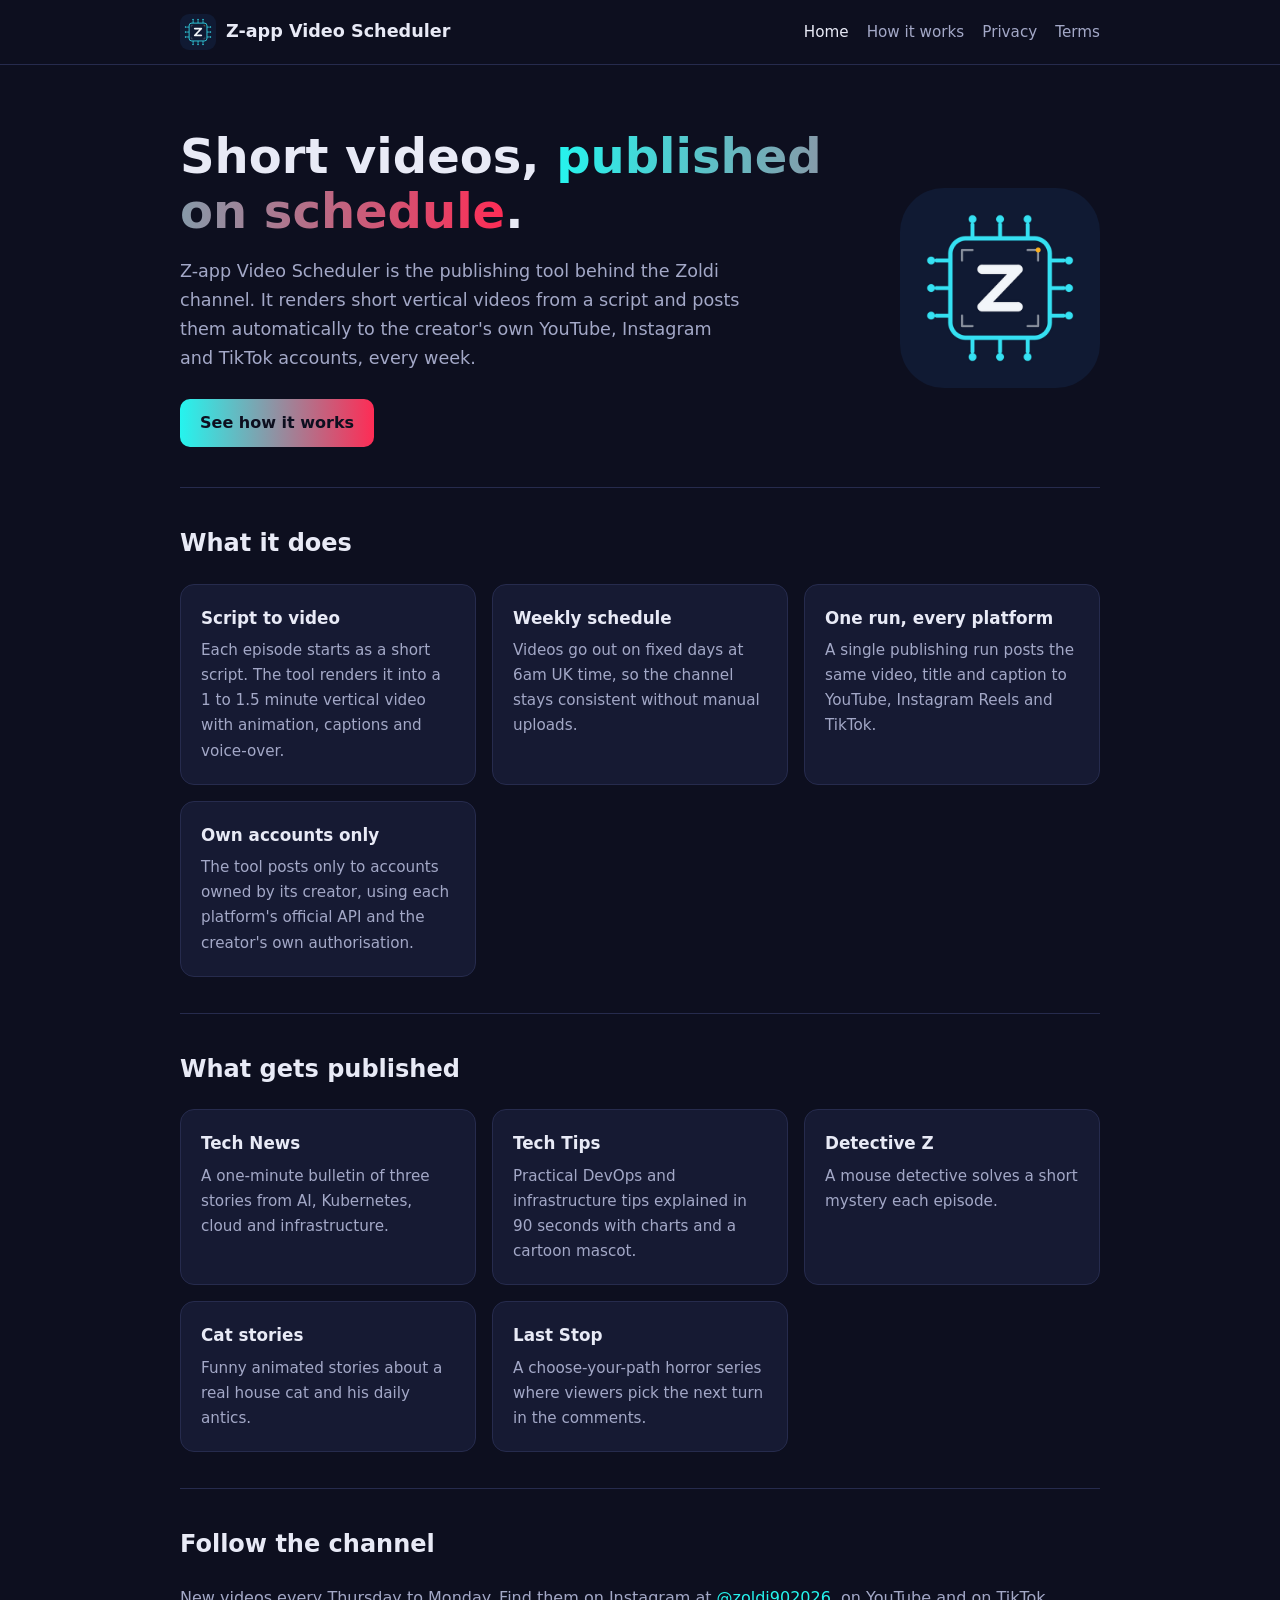
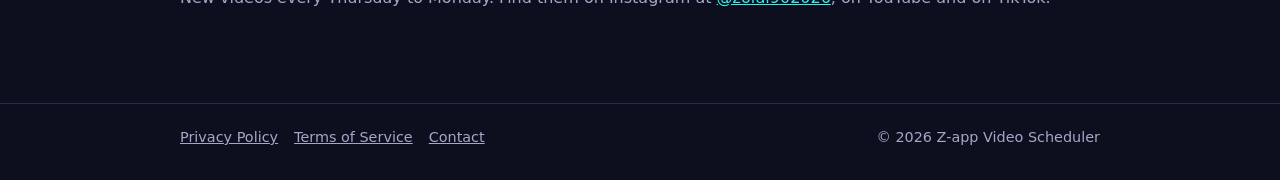
<file: index.html>
<!DOCTYPE html>
<html lang="en">
<head>
<meta charset="utf-8">
<meta name="viewport" content="width=device-width, initial-scale=1">
<title>Z-app Video Scheduler</title>
<meta name="description" content="Z-app Video Scheduler publishes short vertical videos to YouTube, Instagram and TikTok on a weekly schedule.">
<link rel="icon" href="favicon.ico" sizes="any">
<link rel="icon" type="image/png" sizes="32x32" href="assets/favicon-32.png">
<link rel="apple-touch-icon" href="assets/apple-touch-icon.png">
<meta property="og:title" content="Z-app Video Scheduler">
<meta property="og:description" content="Z-app Video Scheduler publishes short vertical videos to YouTube, Instagram and TikTok on a weekly schedule.">
<meta property="og:image" content="https://arpinator.github.io/video-scheduler/assets/app-icon-1024.png">
<link rel="stylesheet" href="style.css">
</head>
<body>
<header><div class="wrap">
  <a class="brand" href="index.html"><img src="assets/app-icon-1024.png" alt="Z-app logo">Z-app Video Scheduler</a>
  <nav><a href="index.html" class="active">Home</a><a href="how-it-works.html">How it works</a><a href="privacy.html">Privacy</a><a href="terms.html">Terms</a></nav>
</div></header>
<main class="wrap">
  <div class="hero">
    <div>
      <h1>Short videos, <span>published on schedule</span>.</h1>
      <p>Z-app Video Scheduler is the publishing tool behind the Zoldi channel. It renders short vertical videos from a script and posts them automatically to the creator's own YouTube, Instagram and TikTok accounts, every week.</p>
      <a class="btn" href="how-it-works.html">See how it works</a>
    </div>
    <img src="assets/app-icon-1024.png" alt="Z-app icon">
  </div>

  <section>
    <h2>What it does</h2>
    <div class="grid">
      <div class="card"><h3>Script to video</h3><p>Each episode starts as a short script. The tool renders it into a 1 to 1.5 minute vertical video with animation, captions and voice-over.</p></div>
      <div class="card"><h3>Weekly schedule</h3><p>Videos go out on fixed days at 6am UK time, so the channel stays consistent without manual uploads.</p></div>
      <div class="card"><h3>One run, every platform</h3><p>A single publishing run posts the same video, title and caption to YouTube, Instagram Reels and TikTok.</p></div>
      <div class="card"><h3>Own accounts only</h3><p>The tool posts only to accounts owned by its creator, using each platform's official API and the creator's own authorisation.</p></div>
    </div>
  </section>

  <section>
    <h2>What gets published</h2>
    <div class="grid">
      <div class="card"><h3>Tech News</h3><p>A one-minute bulletin of three stories from AI, Kubernetes, cloud and infrastructure.</p></div>
      <div class="card"><h3>Tech Tips</h3><p>Practical DevOps and infrastructure tips explained in 90 seconds with charts and a cartoon mascot.</p></div>
      <div class="card"><h3>Detective Z</h3><p>A mouse detective solves a short mystery each episode.</p></div>
      <div class="card"><h3>Cat stories</h3><p>Funny animated stories about a real house cat and his daily antics.</p></div>
      <div class="card"><h3>Last Stop</h3><p>A choose-your-path horror series where viewers pick the next turn in the comments.</p></div>
    </div>
  </section>

  <section>
    <h2>Follow the channel</h2>
    <p class="muted">New videos every Thursday to Monday. Find them on Instagram at <a href="https://www.instagram.com/zoldi902026/">@zoldi902026</a>, on YouTube and on TikTok.</p>
  </section>
</main>
<footer><div class="wrap">
  <div><a href="privacy.html">Privacy Policy</a><a href="terms.html">Terms of Service</a><a href="mailto:arpishke@gmail.com">Contact</a></div>
  <div>&copy; 2026 Z-app Video Scheduler</div>
</div></footer>
</body>
</html>
</file>
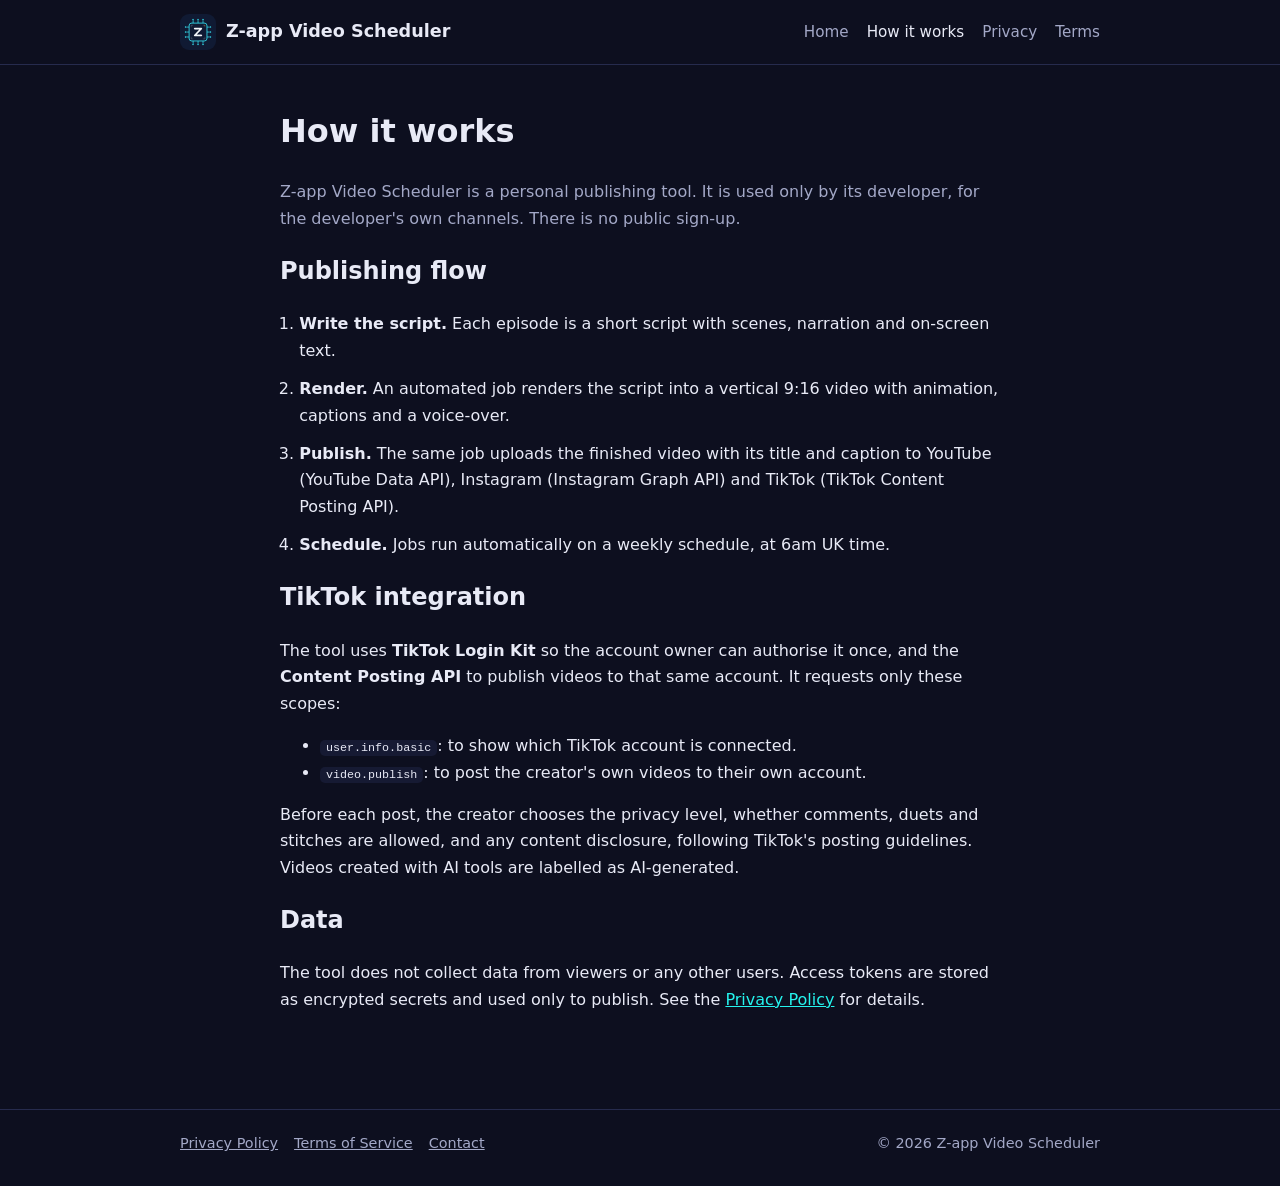
<file: how-it-works.html>
<!DOCTYPE html>
<html lang="en">
<head>
<meta charset="utf-8">
<meta name="viewport" content="width=device-width, initial-scale=1">
<title>How it works - Z-app Video Scheduler</title>
<meta name="description" content="How Z-app Video Scheduler renders and publishes videos to YouTube, Instagram and TikTok.">
<link rel="icon" href="favicon.ico" sizes="any">
<link rel="icon" type="image/png" sizes="32x32" href="assets/favicon-32.png">
<link rel="apple-touch-icon" href="assets/apple-touch-icon.png">
<meta property="og:title" content="How it works - Z-app Video Scheduler">
<meta property="og:description" content="How Z-app Video Scheduler renders and publishes videos to YouTube, Instagram and TikTok.">
<meta property="og:image" content="https://arpinator.github.io/video-scheduler/assets/app-icon-1024.png">
<link rel="stylesheet" href="style.css">
</head>
<body>
<header><div class="wrap">
  <a class="brand" href="index.html"><img src="assets/app-icon-1024.png" alt="Z-app logo">Z-app Video Scheduler</a>
  <nav><a href="index.html">Home</a><a href="how-it-works.html" class="active">How it works</a><a href="privacy.html">Privacy</a><a href="terms.html">Terms</a></nav>
</div></header>
<main class="wrap doc">
  <h1>How it works</h1>
  <p class="muted">Z-app Video Scheduler is a personal publishing tool. It is used only by its developer, for the developer's own channels. There is no public sign-up.</p>

  <h2>Publishing flow</h2>
  <ol class="steps">
    <li><strong>Write the script.</strong> Each episode is a short script with scenes, narration and on-screen text.</li>
    <li><strong>Render.</strong> An automated job renders the script into a vertical 9:16 video with animation, captions and a voice-over.</li>
    <li><strong>Publish.</strong> The same job uploads the finished video with its title and caption to YouTube (YouTube Data API), Instagram (Instagram Graph API) and TikTok (TikTok Content Posting API).</li>
    <li><strong>Schedule.</strong> Jobs run automatically on a weekly schedule, at 6am UK time.</li>
  </ol>

  <h2>TikTok integration</h2>
  <p>The tool uses <strong>TikTok Login Kit</strong> so the account owner can authorise it once, and the <strong>Content Posting API</strong> to publish videos to that same account. It requests only these scopes:</p>
  <ul>
    <li><code>user.info.basic</code>: to show which TikTok account is connected.</li>
    <li><code>video.publish</code>: to post the creator's own videos to their own account.</li>
  </ul>
  <p>Before each post, the creator chooses the privacy level, whether comments, duets and stitches are allowed, and any content disclosure, following TikTok's posting guidelines. Videos created with AI tools are labelled as AI-generated.</p>

  <h2>Data</h2>
  <p>The tool does not collect data from viewers or any other users. Access tokens are stored as encrypted secrets and used only to publish. See the <a href="privacy.html">Privacy Policy</a> for details.</p>
</main>
<footer><div class="wrap">
  <div><a href="privacy.html">Privacy Policy</a><a href="terms.html">Terms of Service</a><a href="mailto:arpishke@gmail.com">Contact</a></div>
  <div>&copy; 2026 Z-app Video Scheduler</div>
</div></footer>
</body>
</html>
</file>
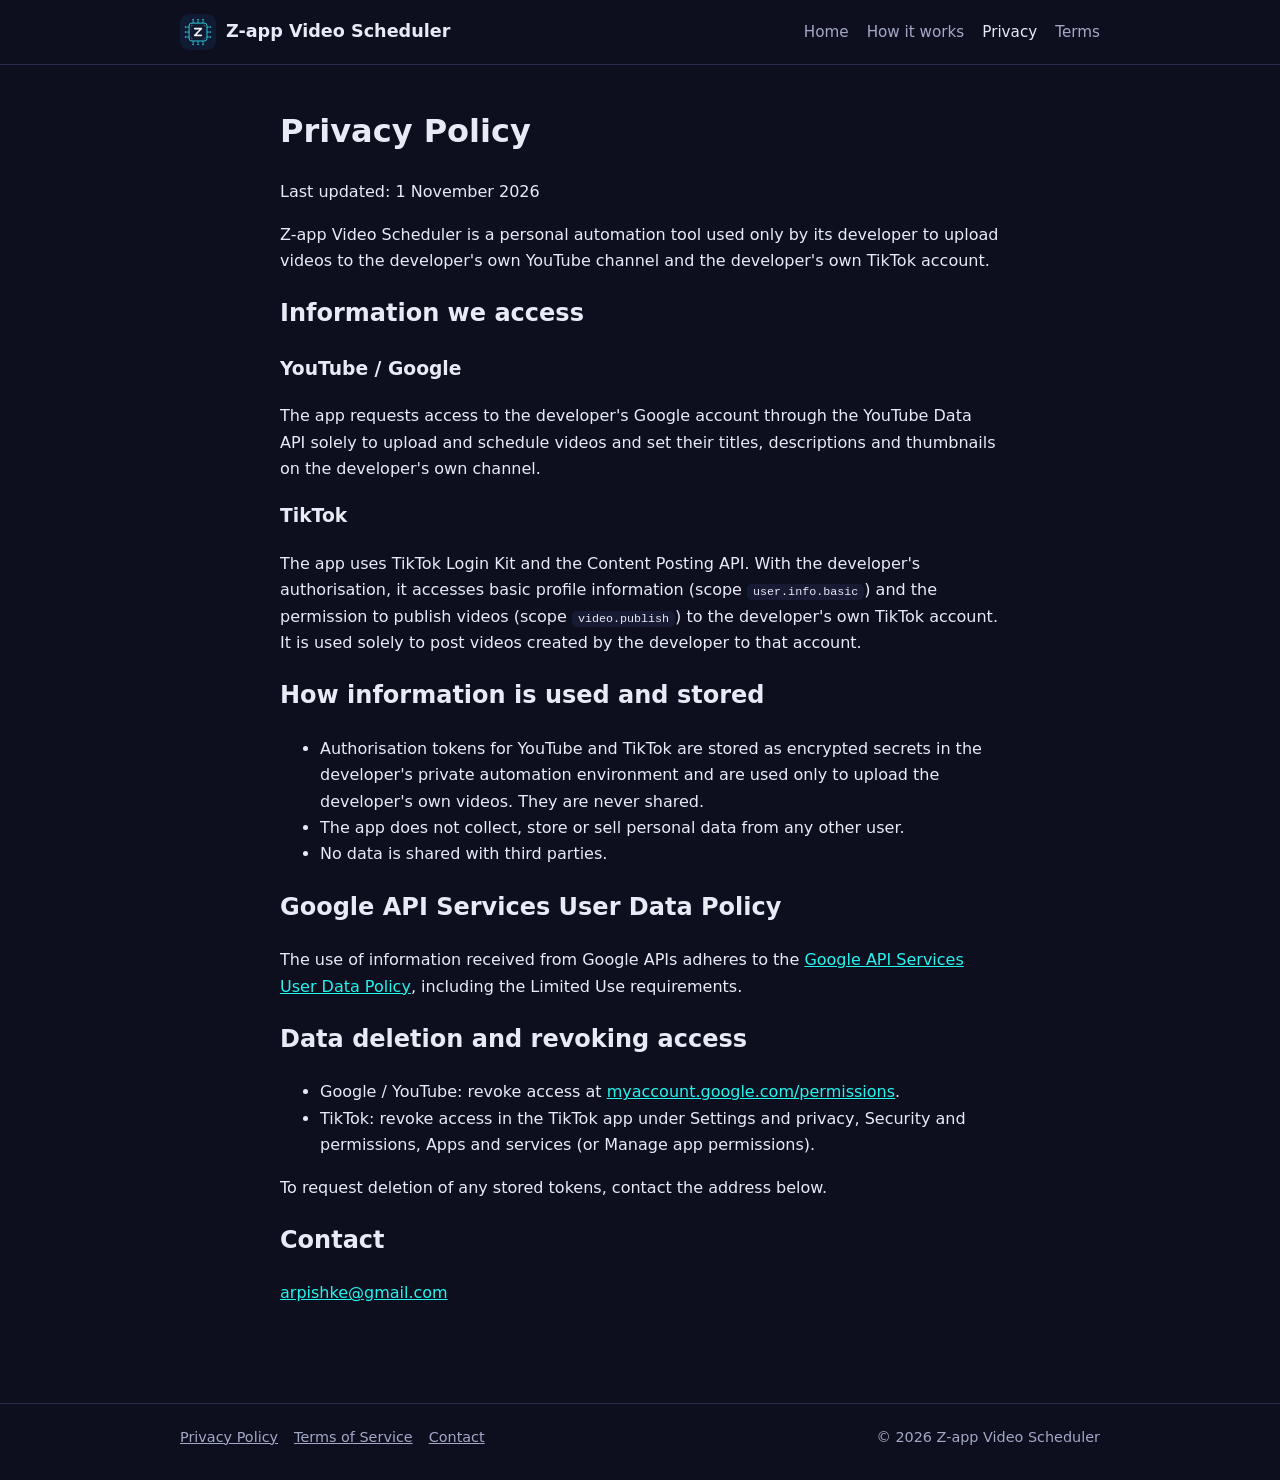
<file: privacy.html>
<!DOCTYPE html>
<html lang="en">
<head>
<meta charset="utf-8">
<meta name="viewport" content="width=device-width, initial-scale=1">
<title>Privacy Policy - Z-app Video Scheduler</title>
<meta name="description" content="Privacy Policy - Z-app Video Scheduler">
<link rel="icon" href="favicon.ico" sizes="any">
<link rel="icon" type="image/png" sizes="32x32" href="assets/favicon-32.png">
<link rel="apple-touch-icon" href="assets/apple-touch-icon.png">
<meta property="og:title" content="Privacy Policy - Z-app Video Scheduler">
<meta property="og:description" content="Privacy Policy - Z-app Video Scheduler">
<meta property="og:image" content="https://arpinator.github.io/video-scheduler/assets/app-icon-1024.png">
<link rel="stylesheet" href="style.css">
</head>
<body>
<header><div class="wrap">
  <a class="brand" href="index.html"><img src="assets/app-icon-1024.png" alt="Z-app logo">Z-app Video Scheduler</a>
  <nav><a href="index.html">Home</a><a href="how-it-works.html">How it works</a><a href="privacy.html" class="active">Privacy</a><a href="terms.html">Terms</a></nav>
</div></header>
<main class="wrap doc">
<h1>Privacy Policy</h1>
<p>Last updated: 1 November 2026</p>
<p>Z-app Video Scheduler is a personal automation tool used only by its developer to upload videos to the developer's own YouTube channel and the developer's own TikTok account.</p>

<h2>Information we access</h2>
<h3>YouTube / Google</h3>
<p>The app requests access to the developer's Google account through the YouTube Data API solely to upload and schedule videos and set their titles, descriptions and thumbnails on the developer's own channel.</p>
<h3>TikTok</h3>
<p>The app uses TikTok Login Kit and the Content Posting API. With the developer's authorisation, it accesses basic profile information (scope <code>user.info.basic</code>) and the permission to publish videos (scope <code>video.publish</code>) to the developer's own TikTok account. It is used solely to post videos created by the developer to that account.</p>

<h2>How information is used and stored</h2>
<ul>
  <li>Authorisation tokens for YouTube and TikTok are stored as encrypted secrets in the developer's private automation environment and are used only to upload the developer's own videos. They are never shared.</li>
  <li>The app does not collect, store or sell personal data from any other user.</li>
  <li>No data is shared with third parties.</li>
</ul>

<h2>Google API Services User Data Policy</h2>
<p>The use of information received from Google APIs adheres to the <a href="https://developers.google.com/terms/api-services-user-data-policy">Google API Services User Data Policy</a>, including the Limited Use requirements.</p>

<h2>Data deletion and revoking access</h2>
<ul>
  <li>Google / YouTube: revoke access at <a href="https://myaccount.google.com/permissions">myaccount.google.com/permissions</a>.</li>
  <li>TikTok: revoke access in the TikTok app under Settings and privacy, Security and permissions, Apps and services (or Manage app permissions).</li>
</ul>
<p>To request deletion of any stored tokens, contact the address below.</p>

<h2>Contact</h2>
<p><a href="mailto:arpishke@gmail.com">arpishke@gmail.com</a></p>

</main>
<footer><div class="wrap">
  <div><a href="privacy.html">Privacy Policy</a><a href="terms.html">Terms of Service</a><a href="mailto:arpishke@gmail.com">Contact</a></div>
  <div>&copy; 2026 Z-app Video Scheduler</div>
</div></footer>
</body>
</html>
</file>
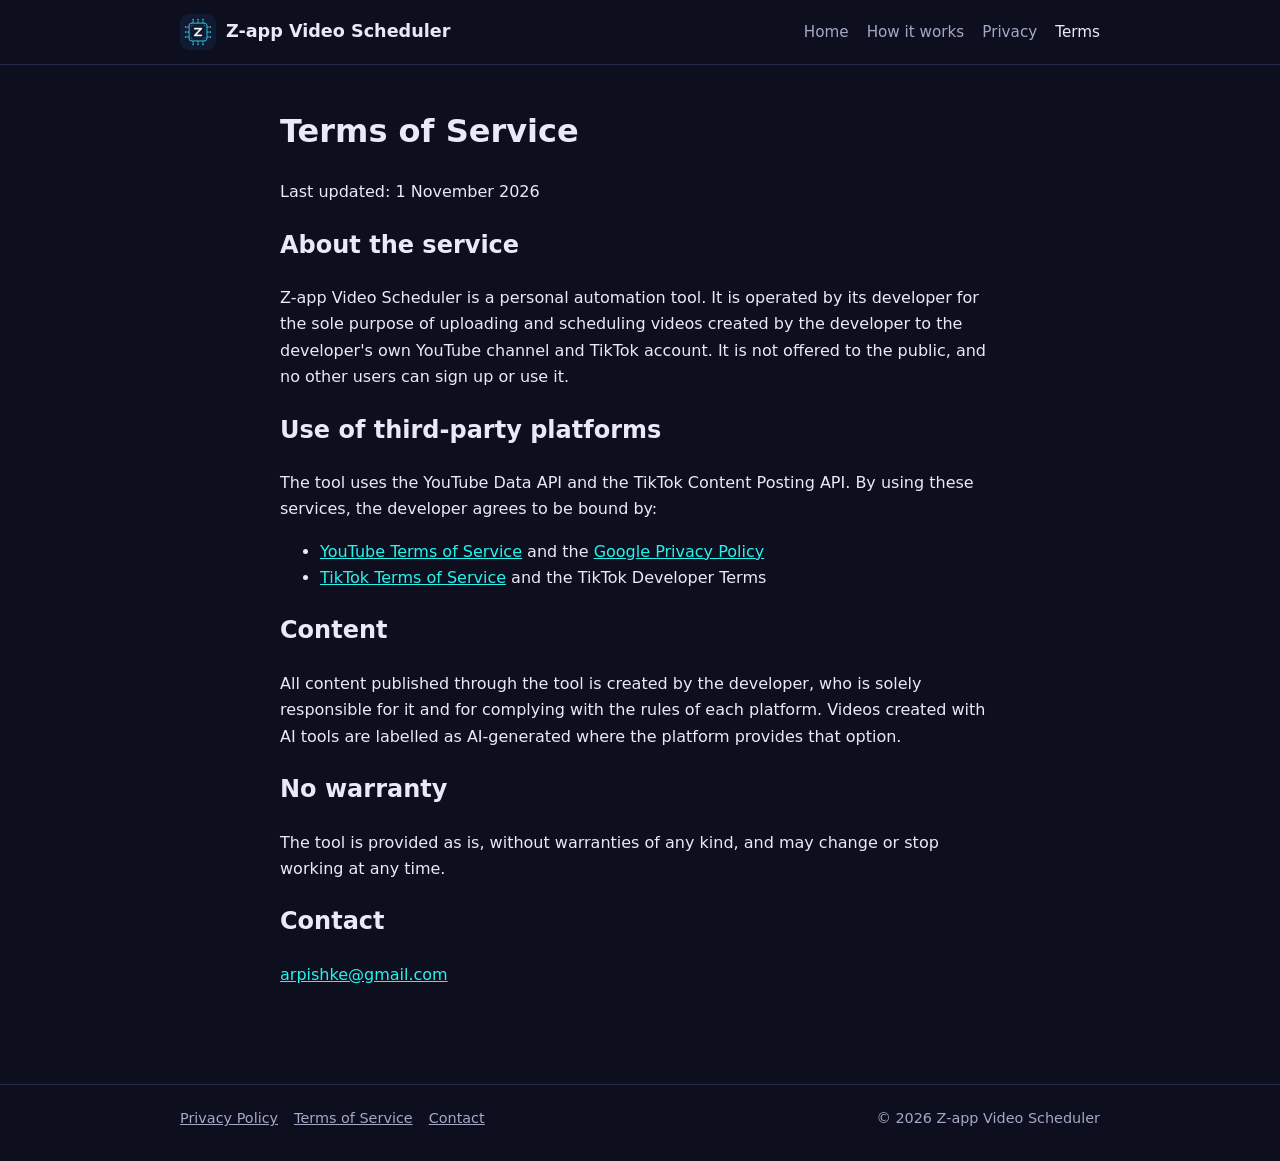
<file: terms.html>
<!DOCTYPE html>
<html lang="en">
<head>
<meta charset="utf-8">
<meta name="viewport" content="width=device-width, initial-scale=1">
<title>Terms of Service - Z-app Video Scheduler</title>
<meta name="description" content="Terms of Service - Z-app Video Scheduler">
<link rel="icon" href="favicon.ico" sizes="any">
<link rel="icon" type="image/png" sizes="32x32" href="assets/favicon-32.png">
<link rel="apple-touch-icon" href="assets/apple-touch-icon.png">
<meta property="og:title" content="Terms of Service - Z-app Video Scheduler">
<meta property="og:description" content="Terms of Service - Z-app Video Scheduler">
<meta property="og:image" content="https://arpinator.github.io/video-scheduler/assets/app-icon-1024.png">
<link rel="stylesheet" href="style.css">
</head>
<body>
<header><div class="wrap">
  <a class="brand" href="index.html"><img src="assets/app-icon-1024.png" alt="Z-app logo">Z-app Video Scheduler</a>
  <nav><a href="index.html">Home</a><a href="how-it-works.html">How it works</a><a href="privacy.html">Privacy</a><a href="terms.html" class="active">Terms</a></nav>
</div></header>
<main class="wrap doc">
<h1>Terms of Service</h1>
<p>Last updated: 1 November 2026</p>

<h2>About the service</h2>
<p>Z-app Video Scheduler is a personal automation tool. It is operated by its developer for the sole purpose of uploading and scheduling videos created by the developer to the developer's own YouTube channel and TikTok account. It is not offered to the public, and no other users can sign up or use it.</p>

<h2>Use of third-party platforms</h2>
<p>The tool uses the YouTube Data API and the TikTok Content Posting API. By using these services, the developer agrees to be bound by:</p>
<ul>
  <li><a href="https://www.youtube.com/t/terms">YouTube Terms of Service</a> and the <a href="https://policies.google.com/privacy">Google Privacy Policy</a></li>
  <li><a href="https://www.tiktok.com/legal/terms-of-service">TikTok Terms of Service</a> and the TikTok Developer Terms</li>
</ul>

<h2>Content</h2>
<p>All content published through the tool is created by the developer, who is solely responsible for it and for complying with the rules of each platform. Videos created with AI tools are labelled as AI-generated where the platform provides that option.</p>

<h2>No warranty</h2>
<p>The tool is provided as is, without warranties of any kind, and may change or stop working at any time.</p>

<h2>Contact</h2>
<p><a href="mailto:arpishke@gmail.com">arpishke@gmail.com</a></p>

</main>
<footer><div class="wrap">
  <div><a href="privacy.html">Privacy Policy</a><a href="terms.html">Terms of Service</a><a href="mailto:arpishke@gmail.com">Contact</a></div>
  <div>&copy; 2026 Z-app Video Scheduler</div>
</div></footer>
</body>
</html>
</file>
<file: style.css>
:root {
  --bg: #0d0f1f;
  --panel: #161a33;
  --text: #e8eaf6;
  --muted: #a3a8c7;
  --cyan: #25f4ee;
  --pink: #fe2c55;
  --line: #262b4d;
}
* { box-sizing: border-box; }
body {
  margin: 0;
  font-family: system-ui, -apple-system, "Segoe UI", Roboto, sans-serif;
  background: var(--bg);
  color: var(--text);
  line-height: 1.65;
}
a { color: var(--cyan); }
.wrap { max-width: 960px; margin: 0 auto; padding: 0 20px; }

header { border-bottom: 1px solid var(--line); }
header .wrap { display: flex; align-items: center; justify-content: space-between; gap: 16px; padding-top: 14px; padding-bottom: 14px; flex-wrap: wrap; }
.brand { display: flex; align-items: center; gap: 10px; color: var(--text); text-decoration: none; font-weight: 700; font-size: 1.1rem; }
.brand img { width: 36px; height: 36px; border-radius: 9px; }
nav a { color: var(--muted); text-decoration: none; margin-left: 18px; font-size: .95rem; }
nav a:first-child { margin-left: 0; }
nav a:hover, nav a.active { color: var(--text); }

.hero { padding: 64px 0 40px; display: grid; grid-template-columns: 1fr auto; gap: 40px; align-items: center; }
.hero h1 { font-size: clamp(2rem, 5vw, 3rem); line-height: 1.15; margin: 0 0 16px; }
.hero h1 span { background: linear-gradient(90deg, var(--cyan), var(--pink)); -webkit-background-clip: text; background-clip: text; color: transparent; }
.hero p { color: var(--muted); font-size: 1.1rem; max-width: 560px; }
.hero img { width: 200px; height: 200px; border-radius: 44px; }
.btn { display: inline-block; padding: 11px 20px; border-radius: 10px; background: linear-gradient(90deg, var(--cyan), var(--pink)); color: #0d0f1f; font-weight: 700; text-decoration: none; margin-top: 8px; }

section { padding: 36px 0; border-top: 1px solid var(--line); }
section h2 { margin-top: 0; }
.grid { display: grid; grid-template-columns: repeat(auto-fit, minmax(220px, 1fr)); gap: 16px; }
.card { background: var(--panel); border: 1px solid var(--line); border-radius: 14px; padding: 20px; }
.card h3 { margin: 0 0 6px; font-size: 1.05rem; }
.card p { margin: 0; color: var(--muted); font-size: .95rem; }

ol.steps { padding-left: 1.2rem; }
ol.steps li { margin-bottom: 12px; }
.muted { color: var(--muted); }
code { background: var(--panel); padding: 1px 6px; border-radius: 5px; font-size: .9em; }

.doc { padding-top: 40px; padding-bottom: 40px; max-width: 760px; }
.doc h1 { margin-top: 0; }

footer { border-top: 1px solid var(--line); margin-top: 40px; }
footer .wrap { padding-top: 22px; padding-bottom: 30px; display: flex; justify-content: space-between; flex-wrap: wrap; gap: 12px; color: var(--muted); font-size: .9rem; }
footer a { color: var(--muted); margin-right: 16px; }

@media (max-width: 640px) {
  .hero { grid-template-columns: 1fr; padding-top: 40px; }
  .hero img { width: 120px; height: 120px; border-radius: 28px; order: -1; }
  nav a { margin-left: 12px; }
}
</file>
